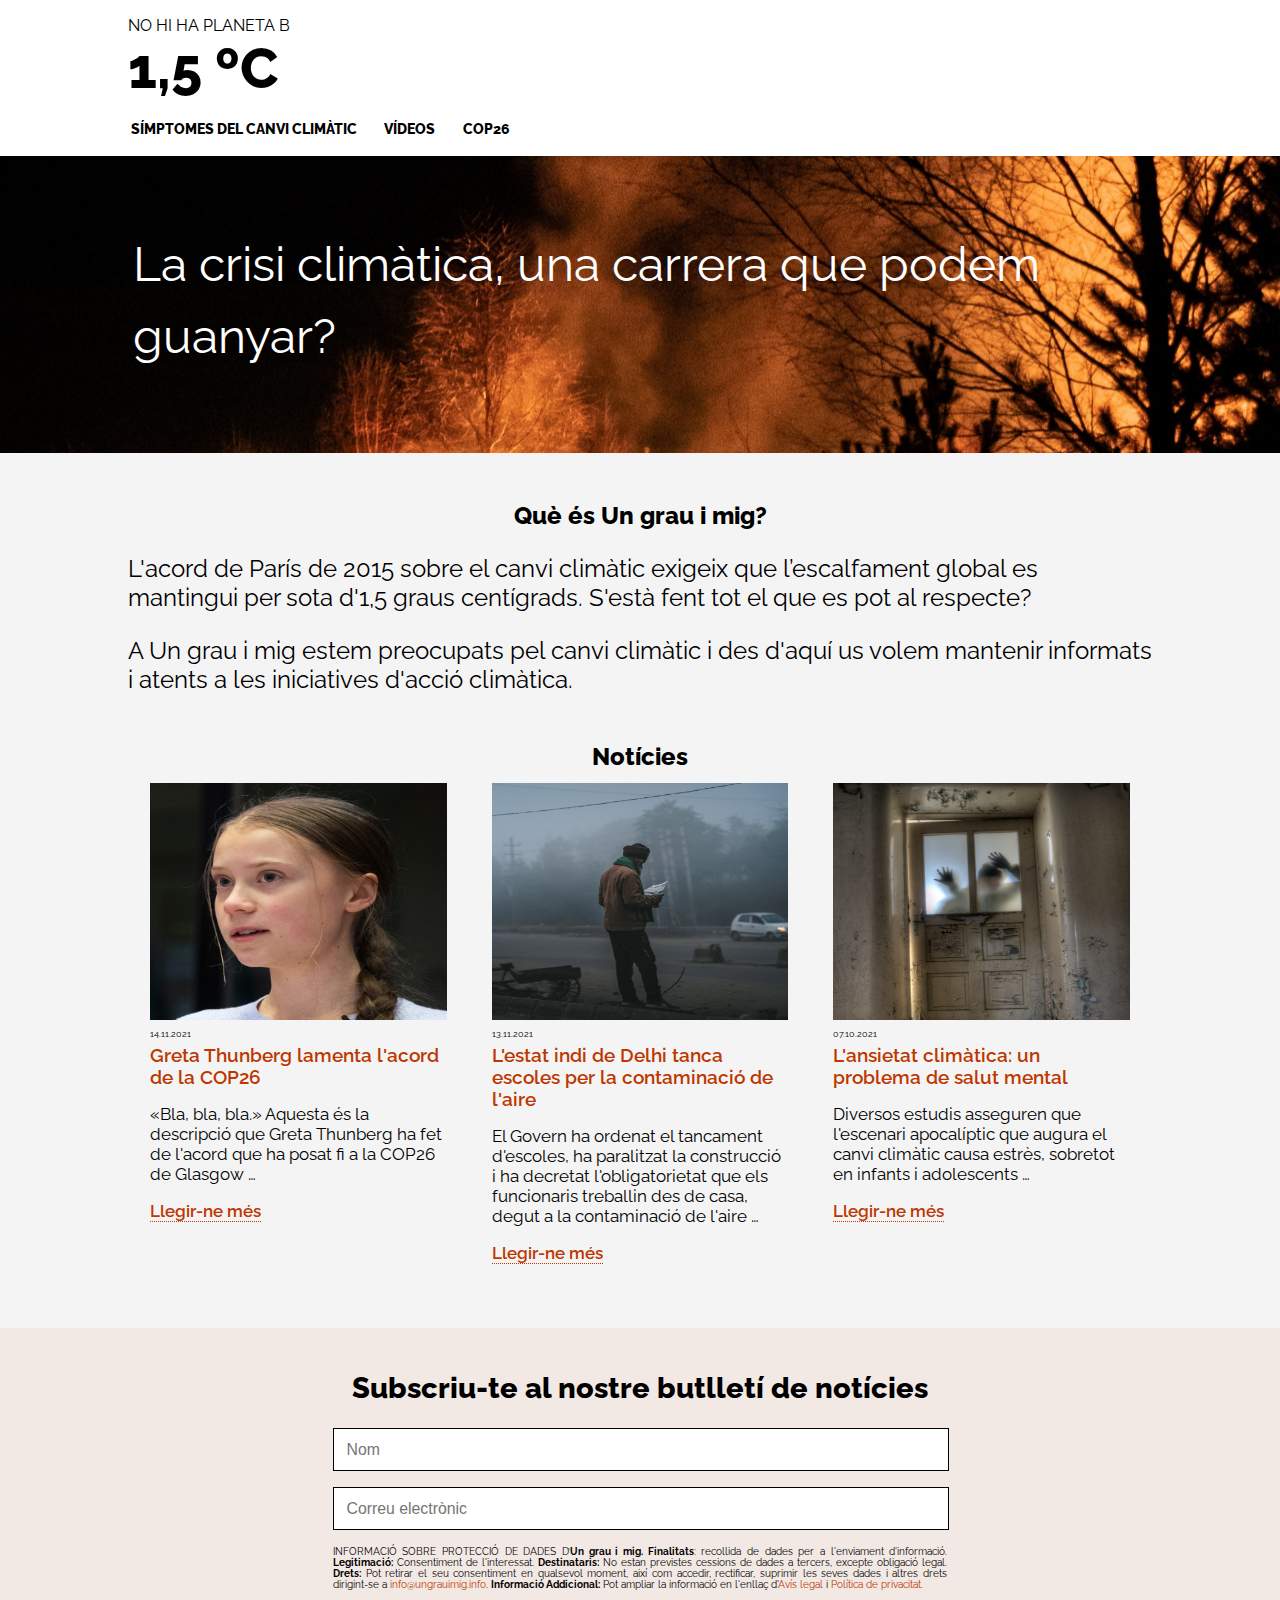
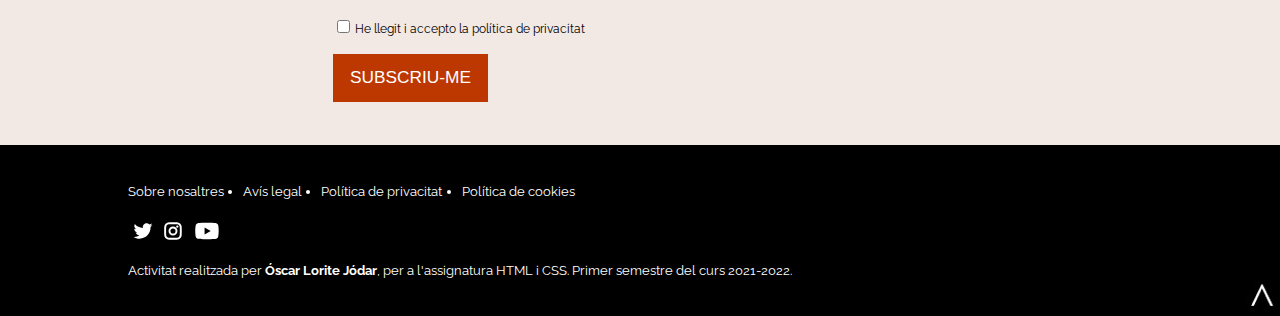
<file: index.html>
<!DOCTYPE html>
<html lang="ca">
    <head>
        <meta charset="utf-8">
        <title>Un grau i mig</title>

        <meta name="author" content="Óscar Lorite Jódar">
        <meta name="description" content="Primera activitat de la PAC3 de l'assignatura HTML i CSS">
        <meta name="keywords" content="pac3,html,css,unGrauIMig">

        <!-- Google Fonts-->
        <link rel="preconnect" href="https://fonts.googleapis.com">
        <link rel="preconnect" href="https://fonts.gstatic.com" crossorigin>
        <link href="https://fonts.googleapis.com/css2?family=Raleway:ital,wght@0,400;0,600;0,800;1,400&display=swap" rel="stylesheet">
        
        <link rel="stylesheet" href="css/estils.css">
    </head>
    <body>
        <div class="container" id="top">
            <header>
                <div class="headerContent">
                    <!-- CAPÇALERA: Falta el text de dalt-->
                    <h4>NO HI HA PLANETA B</h4>
                    <h2><a href="index.html" title="">1,5 ºC</a></h2>
                    
                </div>
            </header>
            <div class="navegacio"> <!-- He hagut de crear aquest div addicional perquè el menú de navegació sigui sticky-->
                <div class="headerContent">
                    <nav>
                        <ul>
                            <li><a href="simptomes.html" title="Enllaç a la pàgina 'Símptomes'">Símptomes del canvi climàtic</a></li>
                            <li><a href="videos.html" title="Enllaç a la pàgina 'Videos'">Vídeos</a></li>
                            <li><a href="cop26.html" title="Enllaç a la pàgina 'cop26.html'">COP26</a></li>
                        </ul>   
                    </nav>
                </div>
            </div>
            <main>  
                <section class="textPic">
                    <div class="c80">
                        <h3> La crisi climàtica, una carrera que podem guanyar?</h3>
                    </div>
                </section>

                <div class="c80">
                    <section>
                        <h3>Què és Un grau i mig?</h3>
                        <p>L'acord de París de 2015 sobre el canvi climàtic exigeix que l’escalfament global es mantingui per sota d'1,5 graus centígrads. S'està fent tot el que es pot al respecte?</p>
                        <p>A Un grau i mig estem preocupats pel canvi climàtic i des d'aquí us volem mantenir informats i atents a les iniciatives d'acció climàtica.</p>
                    </section>
                    <section>
                        <h3>Notícies</h3>
                        <div class="noticies">
                            <div class="card">  
                                <img src="./images/n-greta-thunberg.jpg" alt="Retrat de Greta"/>
                                <h5>14.11.2021</h5>
                                <h3><a href="" title="Enllaç a la notícia">Greta Thunberg lamenta l'acord de la COP26</a></h3>
                                <p><quote>Bla, bla, bla.</quote> Aquesta és la descripció que Greta Thunberg ha fet de l'acord que ha posat fi a la COP26 de Glasgow …</p>
                                <p><a href="" class="llegirMes" title="Enllaç a la notícia">Llegir-ne més</a></p>
                            </div>

                            <div class="card">  
                                <img src="./images/n-delhi.jpg" alt="Hombe llegitn un diari entre un núvol de contaminació"/>
                                <h5>13.11.2021</h5>
                                <h3><a href="" title="Enllaç a la notícia">L'estat indi de Delhi tanca escoles per la contaminació de l'aire </a></h3>
                                <p>El Govern ha ordenat el tancament d'escoles, ha paralitzat la construcció i ha decretat l'obligatorietat que els funcionaris treballin des de casa, degut a la contaminació de l'aire …</p>
                                <p><a href="" class="llegirMes" title="Enllaç a la notícia">Llegir-ne més</a></p>
                            </div>

                            <div class="card">  
                                <img src="./images/n-estres.jpg" alt="Imatge que aporta sensació d'estrés"/>
                                <h5>07.10.2021</h5>
                                <h3><a href="" title="Enllaç a la notícia">L'ansietat climàtica: un problema de salut mental </a></h3>
                                <p>Diversos estudis asseguren que l'escenari apocalíptic que augura el canvi climàtic causa estrès, sobretot en infants i adolescents …</p>
                                <p><a href="" class="llegirMes" title="Enllaç a la notícia">Llegir-ne més</a></p>
                            </div>
                        </div>
                    </section>
                </div>

                <section class="form">
                    <div class="c80">
                        <h3>Subscriu-te al nostre butlletí de notícies</h3>
                        <form>
                            <input type="text" placeholder="Nom"/>
                            <input type="email" placeholder="Correu electrònic" />
                            <p>INFORMACIÓ SOBRE PROTECCIÓ DE DADES D’<b>Un grau i mig. Finalitats</b>: recollida de dades per a l'enviament d'informació. <b>Legitimació:</b> Consentiment de l'interessat. <b>Destinataris:</b> No estan previstes cessions de dades a tercers, excepte obligació legal. <b>Drets:</b> Pot retirar el seu consentiment en qualsevol moment, així com accedir, rectificar, suprimir les seves dades i altres drets dirigint-se a <a href="mailto:info@ungrauimig.info" title="Enllaç per enviar un e-mail">info@ungrauimig.info</a>. <b>Informació Addicional:</b> Pot ampliar la informació en l'enllaç d'<a href="" title="Enllaç a avís legal">Avís legal</a> i <a href="" title="Enllaç a política de privacitat">Política de privacitat.</a></p>
                            
                            <input type="checkbox" id="politica" value="acceptPolicy"> <label for="politica">He llegit i accepto la política de privacitat</label>
                            
                            <button type="submit">SUBSCRIU-ME</button>
                        </form>
                    </div>
                </section>
            </main> 
            <footer class="mainFooter">
                <div class="footerContent">                
                    <!-- Menu termes generals-->
                    <ul class="footerSections">
                        <li><a href="" title="Vés a Sobre nosaltres">Sobre nosaltres</a></li>
                        <li><a href="" title="Vés a Avís legal">Avís legal</a></li>
                        <li><a href="" title="Vés a Política de privacitat">Política de privacitat</a></li>
                        <li><a href="" title="Vés a Política de cookies">Política de cookies</a></li>
                    </ul>
                    
                    <!-- Menú xarxes socils-->
                    <ul class="footerMedia">
                        <li><a href="" title="Vés a la pàgina de Twitter"><img src="./images/twitter.svg" alt=""/></a></li>
                        <li><a href="" title="Vés a la pàgina d'Instagram"><img src="./images/instagram.svg" alt=""/></a></li>
                        <li><a href="" title="Vés a la pàgina de YouTube"><img src="./images/youtube.svg" alt=""/></a></li>
                    </ul>
                    <!-- Footer autor-->
                    <p>Activitat realitzada per <b>Óscar Lorite Jódar</b>, per a l'assignatura HTML i CSS. Primer semestre del curs 2021-2022.</p>
                </div>  
                <!-- pageUp-->
                <a href="#top" class="pageUp"><img src="./images/pageUp.jpg" alt="Icona per pujar al començament de la pàgina"/></a>
            </footer>
        </div>
    </body>
    </html>
</file>
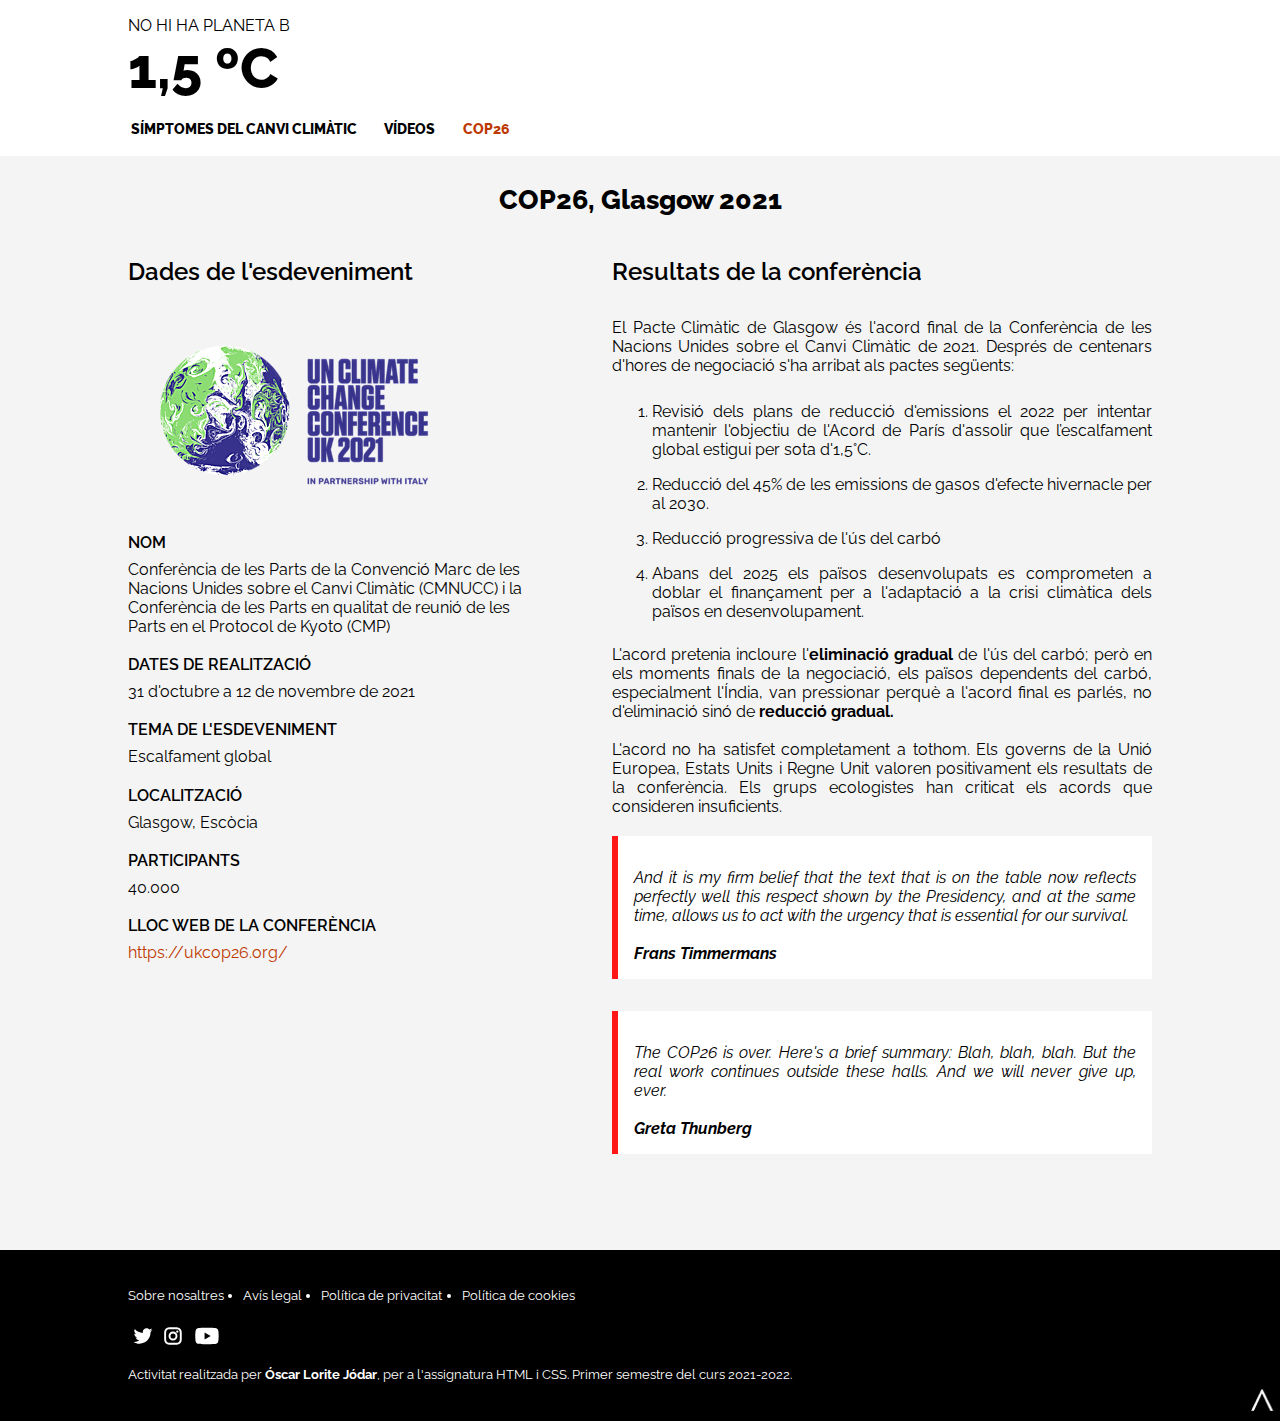
<file: cop26.html>
<!DOCTYPE html>
<html lang="ca">
    <head>
        <meta charset="utf-8">
        <title>COP26</title>

        <meta name="author" content="Óscar Lorite Jódar">
        <meta name="description" content="Segona activitat de la PAC3 de l'assignatura HTML i CSS">
        <meta name="keywords" content="pac3,html,css,unGrauIMig,videos">

        <!-- Google Fonts-->
        <link rel="preconnect" href="https://fonts.googleapis.com">
        <link rel="preconnect" href="https://fonts.gstatic.com" crossorigin>
        <link href="https://fonts.googleapis.com/css2?family=Raleway:ital,wght@0,400;0,600;0,800;1,400&display=swap" rel="stylesheet">
        
        <link rel="stylesheet" href="css/estils.css">
    </head>
    <body>
        <div class="container" id="top">
            <header>
                <div class="headerContent">
                    <!-- CAPÇALERA: Falta el text de dalt-->
                    <h4>NO HI HA PLANETA B</h4>
                    <h2><a href="index.html" title="">1,5 ºC</a></h2>
                    
                </div>
            </header>
            <div class="navegacio"> <!-- He hagut de crear aquest div addicional perquè el menú de navegació sigui sticky-->
                <div class="headerContent">
                    <nav>
                        <ul>
                            <li><a href="simptomes.html" title="Enllaç a la pàgina 'Símptomes'">Símptomes del canvi climàtic</a></li>
                            <li><a href="videos.html" title="Enllaç a la pàgina 'Videos'">Vídeos</a></li>
                            <li><a href="cop26.html" class="selected" title="Enllaç a la pàgina 'cop26.html'">COP26</a></li>
                        </ul>   
                    </nav>
                </div>
            </div>
            <main>  
                <div class="c80"> 
                    <h3> COP26, Glasgow 2021</h3>
                    <div class="flexCOP26">
                        <section>
                            <h4>Dades de l'esdeveniment</h4>
                            <img src="./images/COP26_Logo.png" alt="Logotip de la cimera del clima COP26"/>
                            <dl>
                                <dt>Nom</dt>
                                <dd>Conferència de les Parts de la Convenció Marc de les Nacions Unides sobre el Canvi Climàtic (CMNUCC) i la Conferència de les Parts en qualitat de reunió de les Parts en el Protocol de Kyoto (CMP)</dd>
                                <dt>Dates de realització</dt>
                                <dd>31 d'octubre a 12 de novembre de 2021</dd>
                                <dt>Tema de l'esdeveniment</dt>
                                <dd>Escalfament global</dd>
                                <dt>Localització</dt>
                                <dd>Glasgow, Escòcia</dd>
                                <dt>Participants</dt>
                                <dd>40.000</dd>
                                <dt>Lloc web de la Conferència</dt>
                                <dd><a href="https://ukcop26.org/ " title="Enllaç a la pàgina oficial de la COP26">https://ukcop26.org/</a></dd>
                              </dl>
                        </section>

                        <section class="justify">
                            <h4>Resultats de la conferència</h4>
                            <p>El Pacte Climàtic de Glasgow és l'acord final de la Conferència de les Nacions Unides sobre el Canvi Climàtic de 2021. Després de centenars d'hores de negociació s'ha arribat als pactes següents:</p>

                            <ol>
                                <li>Revisió dels plans de reducció d'emissions el 2022 per intentar mantenir l'objectiu de l'Acord de París d'assolir que l’escalfament global estigui per sota d'1,5°C.</li>
                                <li>Reducció del 45% de les emissions de gasos d'efecte hivernacle per al 2030.</li>
                                <li>Reducció progressiva de l'ús del carbó</li>
                                <li>Abans del 2025 els països desenvolupats es comprometen a doblar el finançament per a l'adaptació a la crisi climàtica dels països en desenvolupament.</li>
                            </ol>

                            <p>L'acord pretenia incloure l'<b>eliminació gradual</b> de l'ús del carbó; però en els moments finals de la negociació, els països dependents del carbó, especialment l'Índia, van pressionar perquè a l'acord final es parlés, no d'eliminació sinó de <b>reducció gradual.</b></p>
                            <p>L'acord no ha satisfet completament a tothom. Els governs de la Unió Europea, Estats Units i Regne Unit valoren positivament els resultats de la conferència. Els grups ecologistes han criticat els acords que consideren insuficients.</p>
                            
                            <blockquote>
                                <p>And it is my firm belief that the text that is on the table now reflects perfectly well this respect shown by the Presidency, and at the same time, allows us to act with the urgency that is essential for our survival.</p>
                                <cite>Frans Timmermans</cite>
                            </blockquote>

                            <blockquote>
                                <p>The COP26 is over. Here's a brief summary: Blah, blah, blah. But the real work continues outside these halls. And we will never give up, ever.</p>
                                <cite>Greta Thunberg</cite>
                            </blockquote>
                        </section>
                    </div>
                </div>
            </main> 
            <footer class="mainFooter">
                <div class="footerContent">                
                    <!-- Menu termes generals-->
                    <ul class="footerSections">
                        <li><a href="" title="Vés a Sobre nosaltres">Sobre nosaltres</a></li>
                        <li><a href="" title="Vés a Avís legal">Avís legal</a></li>
                        <li><a href="" title="Vés a Política de privacitat">Política de privacitat</a></li>
                        <li><a href="" title="Vés a Política de cookies">Política de cookies</a></li>
                    </ul>
                    
                    <!-- Menú xarxes socils-->
                    <ul class="footerMedia">
                        <li><a href="" title="Vés a la pàgina de Twitter"><img src="./images/twitter.svg" alt=""/></a></li>
                        <li><a href="" title="Vés a la pàgina d'Instagram"><img src="./images/instagram.svg" alt=""/></a></li>
                        <li><a href="" title="Vés a la pàgina de YouTube"><img src="./images/youtube.svg" alt=""/></a></li>
                    </ul>
                    <!-- Footer autor-->
                    <p>Activitat realitzada per <b>Óscar Lorite Jódar</b>, per a l'assignatura HTML i CSS. Primer semestre del curs 2021-2022.</p>
                </div>  
                <!-- pageUp-->
                <a href="#top" class="pageUp"><img src="./images/pageUp.jpg" alt="Icona per pujar al començament de la pàgina"/></a>
            </footer>
        </div>
    </body>
    </html>
</file>
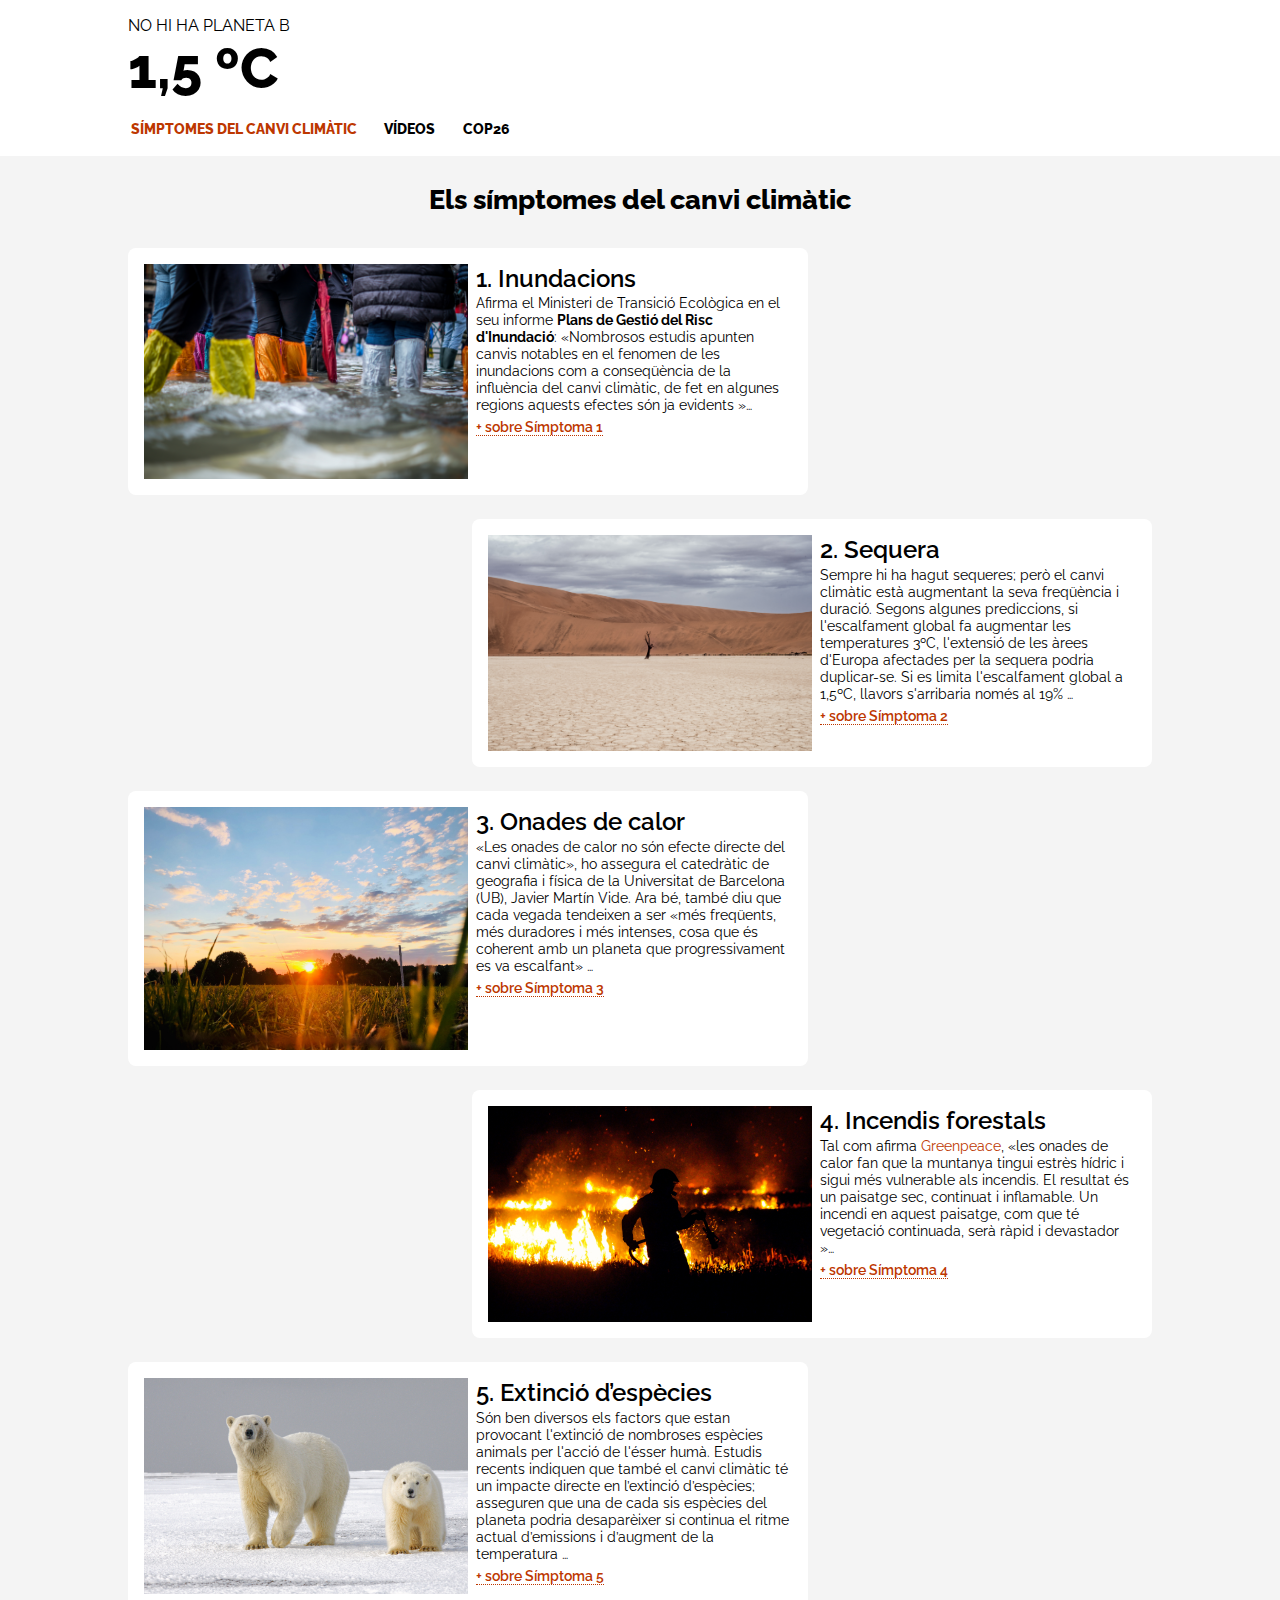
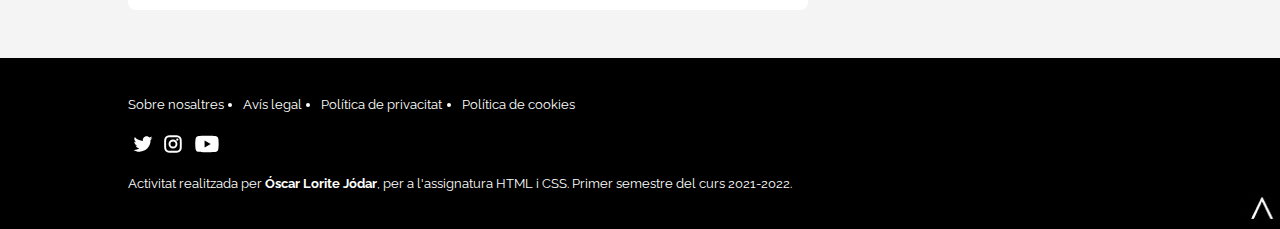
<file: simptomes.html>
<!DOCTYPE html>
<html lang="ca">
    <head>
        <meta charset="utf-8">
        <title>Símptomes</title>

        <meta name="author" content="Óscar Lorite Jódar">
        <meta name="description" content="Quarta activitat de la PAC3 de l'assignatura HTML i CSS">
        <meta name="keywords" content="pac3,html,css,unGrauIMig,simptomes">

        <!-- Google Fonts-->
        <link rel="preconnect" href="https://fonts.googleapis.com">
        <link rel="preconnect" href="https://fonts.gstatic.com" crossorigin>
        <link href="https://fonts.googleapis.com/css2?family=Raleway:ital,wght@0,400;0,600;0,800;1,400&display=swap" rel="stylesheet">
        
        <link rel="stylesheet" href="css/estils.css">
    </head>
    <body>
        <div class="container" id="top">
            <header>
                <div class="headerContent">
                    <!-- CAPÇALERA: Falta el text de dalt-->
                    <h4>NO HI HA PLANETA B</h4>
                    <h2><a href="index.html" title="">1,5 ºC</a></h2>
                    
                </div>
            </header>
            <div class="navegacio"> <!-- He hagut de crear aquest div addicional perquè el menú de navegació sigui sticky-->
                <div class="headerContent">
                    <nav>
                        <ul>
                            <li><a href="simptomes.html" class="selected" title="Enllaç a la pàgina 'Símptomes'">Símptomes del canvi climàtic</a></li>
                            <li><a href="videos.html" title="Enllaç a la pàgina 'Videos'">Vídeos</a></li>
                            <li><a href="cop26.html" title="Enllaç a la pàgina 'cop26.html'">COP26</a></li>
                        </ul>   
                    </nav>
                </div>
            </div>
            <main> 
                <div class="c80">
                    <h3> Els símptomes del canvi climàtic</h3>
                    
                    <div class="gridSimptomes">
                        <div class="cardSimptoma cardSimptomaEsquerra">
                            <div class="flexSimptoma">
                                <img src="./images/symptom-01.jpg" alt="img" />
                                <div class="cardSimptomaText">
                                    <h4>1. Inundacions</h4>
                                    <p>Afirma el Ministeri de Transició Ecològica en el seu informe <b>Plans de Gestió del Risc d'Inundació</b>: <q>Nombrosos estudis apunten canvis notables en el fenomen de les inundacions com a conseqüència de la influència del canvi climàtic, de fet en algunes regions aquests efectes són ja evidents </q>…</p>
                                    <span><a href="" class="llegirMes" title="Enllaç al simptoma 1">+ sobre Símptoma 1</a></span>
                                </div>
                            </div>
                        </div>

                        <div class="cardSimptoma cardSimptomaDret">
                            <div class="flexSimptoma">
                                <img src="./images/symptom-02.jpg" alt="img" />
                                <div class="cardSimptomaText">
                                    <h4>2. Sequera</h4>
                                    <p>Sempre hi ha hagut sequeres; però el canvi climàtic està augmentant la seva freqüència i duració. Segons algunes prediccions, si l'escalfament global fa augmentar les temperatures 3ºC, l'extensió de les àrees d'Europa afectades per la sequera podria duplicar-se. Si es limita l'escalfament global a 1,5ºC, llavors s'arribaria només al 19% …</p>
                                    <span><a href="" class="llegirMes" title="Enllaç al simptoma 2">+ sobre Símptoma 2</a></span>
                                </div>
                            </div> 
                        </div>

                        <div class="cardSimptoma cardSimptomaEsquerra">
                            <div class="flexSimptoma">
                                <img src="./images/symptom-03.jpg" alt="img" />
                                <div class="cardSimptomaText">
                                    <h4>3. Onades de calor</h4>
                                    <p><q>Les onades de calor no són efecte directe del canvi climàtic</q>, ho assegura el catedràtic de geografia i física de la Universitat de Barcelona (UB), Javier Martín Vide. Ara bé, també diu que cada vegada tendeixen a ser <q>més freqüents, més duradores i més intenses, cosa que és coherent amb un planeta que progressivament es va escalfant</q> …</p>
                                    <span><a href="" class="llegirMes" title="Enllaç al simptoma 3">+ sobre Símptoma 3</a></span>
                                </div>
                            </div>
                        </div>

                        <div class="cardSimptoma cardSimptomaDret">
                            <div class="flexSimptoma">
                                <img src="./images/symptom-04.jpg" alt="img" />
                                <div class="cardSimptomaText">
                                    <h4>4. Incendis forestals</h4>
                                    <p>Tal com afirma <a href=" https://es.greenpeace.org/" title="Enllaç a la web ofical de greenpeace">Greenpeace</a>, <q>les onades de calor fan que la muntanya tingui estrès hídric i sigui més vulnerable als incendis. El resultat és un paisatge sec, continuat i inflamable. Un incendi en aquest paisatge, com que té vegetació continuada, serà ràpid i devastador </q>…</p>
                                    <span><a href="" class="llegirMes" title="Enllaç al simptoma 4">+ sobre Símptoma 4</a></span>
                                </div>
                            </div>
                        </div>

                        <div class="cardSimptoma cardSimptomaEsquerra">
                            <div class="flexSimptoma">
                                <img src="./images/symptom-05.jpg" alt="img" />
                                <div class="cardSimptomaText">
                                    <h4>5. Extinció d’espècies</h4>
                                    <p>Són ben diversos els factors que estan provocant l'extinció de nombroses espècies animals per l'acció de l'ésser humà. Estudis recents indiquen que també el canvi climàtic té un impacte directe en l’extinció d’espècies; asseguren que una de cada sis espècies del planeta podria desaparèixer si continua el ritme actual d’emissions i d’augment de la temperatura …</p>
                                    <span><a href="" class="llegirMes" title="Enllaç al simptoma 5">+ sobre Símptoma 5</a></span>
                                </div>
                            </div>
                        </div>

                    </div>
                </div>
            </main> 
            <footer class="mainFooter">
                <div class="footerContent">                
                    <!-- Menu termes generals-->
                    <ul class="footerSections">
                        <li><a href="" title="Vés a Sobre nosaltres">Sobre nosaltres</a></li>
                        <li><a href="" title="Vés a Avís legal">Avís legal</a></li>
                        <li><a href="" title="Vés a Política de privacitat">Política de privacitat</a></li>
                        <li><a href="" title="Vés a Política de cookies">Política de cookies</a></li>
                    </ul>
                    
                    <!-- Menú xarxes socils-->
                    <ul class="footerMedia">
                        <li><a href="" title="Vés a la pàgina de Twitter"><img src="./images/twitter.svg" alt=""/></a></li>
                        <li><a href="" title="Vés a la pàgina d'Instagram"><img src="./images/instagram.svg" alt=""/></a></li>
                        <li><a href="" title="Vés a la pàgina de YouTube"><img src="./images/youtube.svg" alt=""/></a></li>
                    </ul>
                    <!-- Footer autor-->
                    <p>Activitat realitzada per <b>Óscar Lorite Jódar</b>, per a l'assignatura HTML i CSS. Primer semestre del curs 2021-2022.</p>
                </div>  
                <!-- pageUp-->
                <a href="#top" class="pageUp"><img src="./images/pageUp.jpg" alt="Icona per pujar al començament de la pàgina"/></a>
            </footer>
        </div>
    </body>
    </html>
</file>
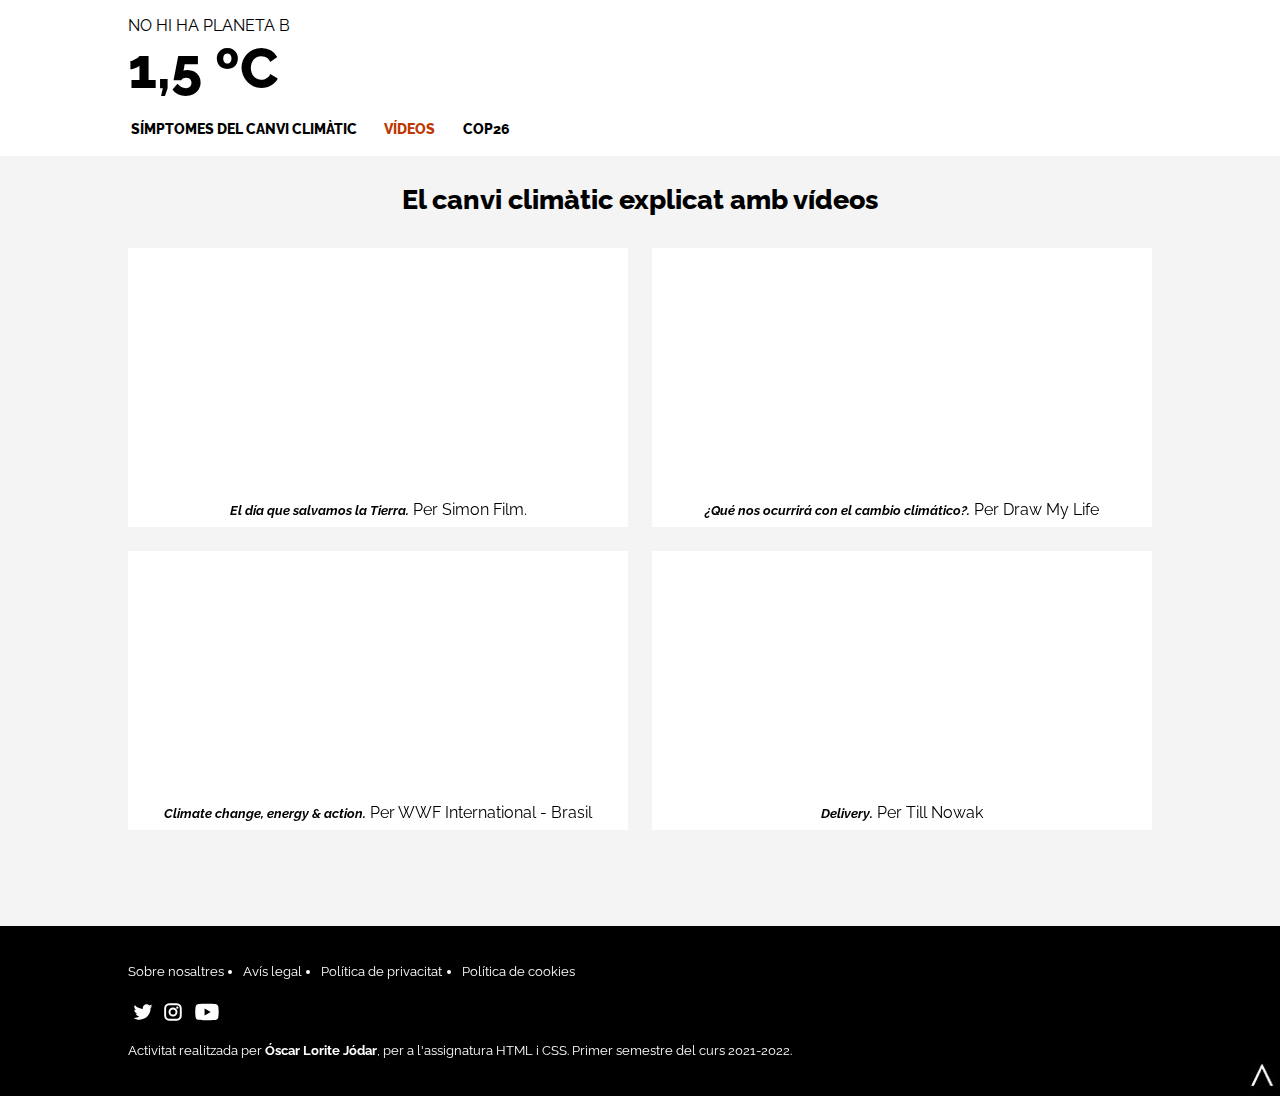
<file: videos.html>
<!DOCTYPE html>
<html lang="ca">
    <head>
        <meta charset="utf-8">
        <title>Videos</title>

        <meta name="author" content="Óscar Lorite Jódar">
        <meta name="description" content="Segona activitat de la PAC3 de l'assignatura HTML i CSS">
        <meta name="keywords" content="pac3,html,css,unGrauIMig,videos">

        <!-- Google Fonts-->
        <link rel="preconnect" href="https://fonts.googleapis.com">
        <link rel="preconnect" href="https://fonts.gstatic.com" crossorigin>
        <link href="https://fonts.googleapis.com/css2?family=Raleway:ital,wght@0,400;0,600;0,800;1,400&display=swap" rel="stylesheet">
        
        <link rel="stylesheet" href="css/estils.css">
    </head>
    <body>
        <div class="container" id="top">
            <header>
                <div class="headerContent">
                    <!-- CAPÇALERA: Falta el text de dalt-->
                    <h4>NO HI HA PLANETA B</h4>
                    <h2><a href="index.html" title="">1,5 ºC</a></h2>
                    
                </div>
            </header>
            <div class="navegacio"> <!-- He hagut de crear aquest div addicional perquè el menú de navegació sigui sticky-->
                <div class="headerContent">
                    <nav>
                        <ul>
                            <li><a href="simptomes.html" title="Enllaç a la pàgina 'Símptomes'">Símptomes del canvi climàtic</a></li>
                            <li><a href="videos.html" class="selected"  title="Enllaç a la pàgina 'Videos'">Vídeos</a></li>
                            <li><a href="cop26.html" title="Enllaç a la pàgina 'cop26.html'">COP26</a></li>
                        </ul>   
                    </nav>
                </div>
            </div>
            <main> 
                <div class="c80">
                    <h3> El canvi climàtic explicat amb vídeos</h3>
                    <div class="gridVideos">
                        <div class="cardVideo">
                            <figure>
                                <iframe src="https://www.youtube.com/embed/d_UCBNdPvCw" title="YouTube video player" allow="accelerometer; autoplay; clipboard-write; encrypted-media; gyroscope; picture-in-picture" allowfullscreen></iframe>
                                <figcaption><q>El día que salvamos la Tierra.</q> Per Simon Film.</figcaption>
                            </figure>
                        </div>

                        <div class="cardVideo">
                            <figure>
                                <iframe src="https://www.youtube.com/embed/L9bgqLQ7OZc" title="YouTube video player" allow="accelerometer; autoplay; clipboard-write; encrypted-media; gyroscope; picture-in-picture" allowfullscreen></iframe>
                                <figcaption><q>¿Qué nos ocurrirá con el cambio climático?.</q> Per Draw My Life</figcaption>
                            </figure>
                        </div>

                        <div class="cardVideo">
                            <figure>
                                <iframe src="https://www.youtube.com/embed/_s9dxc_jVlY" title="YouTube video player" allow="accelerometer; autoplay; clipboard-write; encrypted-media; gyroscope; picture-in-picture" allowfullscreen></iframe>
                                <figcaption><q>Climate change, energy & action.</q> Per WWF International - Brasil</figcaption>
                            </figure>
                        </div>

                        <div class="cardVideo">
                            <figure >
                                <iframe src="https://www.youtube.com/embed/2NZ62wQ_B6U" title="YouTube video player" allow="accelerometer; autoplay; clipboard-write; encrypted-media; gyroscope; picture-in-picture" allowfullscreen></iframe>
                                <figcaption><q>Delivery.</q> Per Till Nowak</figcaption>
                            </figure>
                        </div>
                    </div>
                </div>
            </main> 
            <footer class="mainFooter">
                <div class="footerContent">                
                    <!-- Menu termes generals-->
                    <ul class="footerSections">
                        <li><a href="" title="Vés a Sobre nosaltres">Sobre nosaltres</a></li>
                        <li><a href="" title="Vés a Avís legal">Avís legal</a></li>
                        <li><a href="" title="Vés a Política de privacitat">Política de privacitat</a></li>
                        <li><a href="" title="Vés a Política de cookies">Política de cookies</a></li>
                    </ul>
                    
                    <!-- Menú xarxes socils-->
                    <ul class="footerMedia">
                        <li><a href="" title="Vés a la pàgina de Twitter"><img src="./images/twitter.svg" alt=""/></a></li>
                        <li><a href="" title="Vés a la pàgina d'Instagram"><img src="./images/instagram.svg" alt=""/></a></li>
                        <li><a href="" title="Vés a la pàgina de YouTube"><img src="./images/youtube.svg" alt=""/></a></li>
                    </ul>
                    <!-- Footer autor-->
                    <p>Activitat realitzada per <b>Óscar Lorite Jódar</b>, per a l'assignatura HTML i CSS. Primer semestre del curs 2021-2022.</p>
                </div>  
                <!-- pageUp-->
                <a href="#top" class="pageUp"><img src="./images/pageUp.jpg" alt="Icona per pujar al començament de la pàgina"/></a>
            </footer>
        </div>
    </body>
    </html>
</file>
<file: css/estils.css>
/** 
    ******************
        PAC 3
    ******************
    Document d'estils en cascada 
    --------
    UOC - HTML i CSS
    Curs 2021-22
    -------
    @author Óscar Lorite Jódar
**/


/*      VARIABLES GLOBALS       */
:root{
    --text-negre: rgb(0,0,0);
    --text-blanc: rgb(255,255,255);
    --color-contrast: rgb(189,55,0);
    --fons-contingutPrincipal: rgb(244,244,244);
    --fons-formulariBulleti: rgb(242,232,228);

}

body{
    font-family: 'Raleway', sans-serif;
    margin: 0;
    background-color: #F4F4F4;
}


/* Canviem els símbols de quotes "" per << >> */
quote {
    quotes: "«" "»";
  }
  quote:before { content: open-quote; }
  quote:after  { content: close-quote; }

/* Fem mels canvis de les "" per res */
q {
    quotes: "" "";
  }
  q:before { content: open-quote; }
  q:after  { content: close-quote; }

  .cardSimptomaText q {
    quotes: "«" "»";
  }
  .cardSimptomaText q:before { content: open-quote; }
  .cardSimptomaText q:after  { content: close-quote; }

/** HEADER **/
.headerContent{
    padding-top: 3em;
}
.headerContent > h4{
    font-weight: normal;
    font-size: 1.5em;
    text-align: center;
}
.headerContent h2{
    font-weight:800;
    font-size: 7.5em;
    margin-top: 0;
    margin-bottom: 0.2em;
    text-align: center;
}
.headerContent h2 a{
    color: black;
    text-decoration: none;
}
/*      MENU NAVEGACIÓ PRINCIPAL        */
nav{
    padding-bottom: 2em;
}

nav ul{
    display: flex;
    flex-direction: column;
    align-items: center;
    list-style-type: none;
    padding:0px;
}

nav ul li{
    text-transform: uppercase;
    font-weight: 800;
    font-size: 2em;
    padding: 0.2em;
}

nav ul li a{
    color: var(--text-negre);
    text-decoration: none;
}

nav ul li a:hover{
    color: rgba(0,0,0,0.5);
    text-decoration: none;
}

.selected{
    color: var(--color-contrast) !important;
}


/*      ENLLAÇOS        */
 a{
    color: var(--color-contrast);
    text-decoration: none;
}
a:hover{
    color: var(--text-negre);
    text-decoration: underline;
}

a.llegirMes{
    font-weight: 600;
    color: var(--color-contrast);
    text-decoration: none;
    border-bottom: 1px dotted;
}

a.llegirMes:hover{
    color: var(--text-negre);
}

/* index.html */
.textPic{
    background-image: url(../images/bg-hero-home.jpg);
    background-position: center;
    background-repeat: no-repeat;
    background-size: cover;
}

.textPic .c80 h3{
    color: white;
    font-size: 5.5em;
    font-weight: normal;
    margin:0;
    padding-top: 1.5em;
    padding-bottom: 1.7em;
    padding-left: 0.1em;
    padding-right: 0.5em;
    text-align: left;
}

section{
    padding: 2.7em;
    margin-bottom: 0.8em;
}

section p{
    font-size: 1.5em;
}
section h3{
    font-size: 2.5em;
    font-weight: 800;
    text-align: center;
    margin: 0.5em;
}

.c80 > h3{
    font-size: 2.5em;
    font-weight: 800;
    text-align: center;
    margin: 0.5em;
    margin-top: 3em;
}


.noticies{
    display: flex;
    flex-direction: column;
    align-content: center;
    align-items: center;

    padding-top: 0.5em;
}

.card{
    width: 100%;
    margin-bottom: 3em;
}

.card img{
    width: 100%;
}

.card h3{
    text-align: left;
    font-weight: 600;
    margin: 0;
}

.card h3 a{
    color: var(--color-contrast);
    text-decoration: none;

}

.card h3 a:hover{
    color: var(--text-negre);
    text-decoration: none;
}

.card h5{
    font-weight: normal;
}
.form{
    background-color: var(--fons-formulariBulleti);
    margin-bottom: 0;
    padding-bottom: 8em;
    font-size: 0.9em;
}

.form h3{
    margin: 0;
    padding-bottom: 1em;
}

.form input[type=text], input[type="email"]{
    display: block;
    width:calc(100% - 1.6em);
    height: 1.1em;
    margin-bottom: 1em;
    font-size: 3em;
    padding: 0.8em;
    border: 1px solid #000000;
}
.form input[type=checkbox]{
    transform: scale(2);
    margin-right: 1em;
    margin-top: 6em;
}

.form label{
    font-size: 2em;
    margin: 1em 0 1em 0em;
}

.form button{
    margin-top: 1em;
    padding: 1em 2em 1em 2em;
    font-size: 2.5em;
    border: 0;
    background-color: var(--color-contrast);
    color:var(--text-blanc);
    display: block;
}

.form button:hover{
    background-color: var(--text-negre);
    color:var(--text-blanc);
}



/* videos.html */
.gridVideos{
    display: grid;
    grid-template-columns: 1fr;
    grid-auto-rows: auto;
    gap:3.5em;
    margin: 2.7em 2.7em 10em 2.7em;
}

.cardVideo{
    background-color: #FFFFFF;
}

.cardVideo figure{
    margin:0px;
    padding:0px;
    text-align: center;
}

.cardVideo iframe{
    min-width: 100%;
    min-height: 30em;
    border:0;
}

.cardVideo figure figcaption{
    padding: 2em 3em 2em 3em;
}
.cardVideo figure figcaption q{
    font-weight: bold;
    font-style: italic;
    font-size: 0.9em;
}

/* cop26.html */
.flexCOP26{
    display: flex;
    flex-direction: column;
    flex: 100%;
    gap: 1em;
    margin: 2.7em 2.7em 10em 2.7em;

}

.flexCOP26 section{
    padding: 0em;
    margin-bottom: 0em;
}

.flexCOP26 img{
    margin-left: 2em;
    min-width: 75%;
}

.flexCOP26 section h4{
    font-size: 1.8em;
    font-weight: 600;
}
.flexCOP26 section dt{
    text-transform: uppercase;
    margin-top: 0px;
    margin-bottom: 0px;
    font-size: 1.1em;
    font-weight: 600;
}

.flexCOP26 section dd{
    margin-top: 0.5em;
    margin-bottom: 2em;
    margin-left: 0;
}

.flexCOP26 section ol{
    margin-left: 1.5em;
}
.flexCOP26 section ol li{
    font-size: 1.5em;
    padding: 1em 0em 1em 0em;
}

blockquote{
    font-style:italic;
    background-color: #FFFFFF;
    border-left: 6px solid #ff1616;
    margin: 0 0 3em 0;
    padding: 2em;
    display: block;
}
blockquote cite{
    font-weight: bold;
    font-style: italic;
    display: block;
    margin: 0.6em 0.5em 0em 0em;
}


/* simpotmes.html */
.gridSimptomes{
    display: grid;
    grid-template-columns: 1fr;
    gap: 2em;
    margin-bottom: 3em;
}

.cardSimptoma{
    margin:0 2.47em 0 2.47em;
    padding:3em 2em 2em 2em;
    background-color: #FFFFFF;
    border-radius: 8px;
}
.cardSimptoma img{
    width:100%;
    max-height: 100%;
}

.cardSimptomaText h4{
    font-size: 1.5em;
    font-weight: 600;
    margin-top: 0.5em;
    margin-bottom:0.5em;
}

.cardSimptomaText p{
    font-size: 0.9em;
}
.cardSimptomaText span{
    font-size: 0.9em;
}
/** DISTRIBUCIÓ CONTINGUTS ***/
.container{
    display: grid;
    grid-template-columns: 1fr;
    gap: 0px;
}

header{
    grid-column: 1/1;
    grid-row: 1;
    background-color: white;
    color:black;
}
.navegacio{
    grid-column: 1/1;
    grid-row:2;
    background-color: white;
    color:black;

    position: sticky;
    top:0;
}
.navegacio .headerContent{
    padding: 0;
}
main{
    grid-column: 1/1;
    grid-row: 3;

}
footer{
    grid-column: 1/1;
    grid-row: 4;
    background-color:black;
    color:white;
}

.footerContent{
    text-align: center;
    line-height: 1.6;
}

.footerSections{
    display: flex;
    flex-direction: column;
    list-style-type: none;
    font-size: 2.5em;
    line-height: 1.3;
    margin-top: 3em;
}

.footerMedia{
    display: flex;
    flex-direction: row;
    list-style-type: none;
    align-items: center;
    justify-content: center;
    padding: 2em 0 2em 0;
}

.footerMedia img{
    transform: scale(2.5);
    padding: 2em; 
}

.footerContent p{
    font-size: 1.8em;
    padding: 0 2em 0 2em;
}

/*      PEU DE PÀGINA       */
.footerContent a{
    color: var(--text-blanc);
    text-decoration: none;
}
.footerContent a:hover{
    color: var(--color-contrast)
}

.footerContent .footerMedia a:hover{
    opacity:0.7;
}

.pageUp{
    float: right;
}



/** Mobile First --> @media contindrà la distribució pel DESKTOP**/ 
@media (min-width: 992px){
    body{
        font-size: 16px;
    }
    .headerContent, .c80, .footerContent{
        width:80%;
        margin-left: auto;
        margin-right: auto;
    }

    .headerContent{
        padding-top: 1em;
    }
    .headerContent > h4{
        text-align: left;
        font-size: 1em;
        margin: 0;
    }
    .headerContent h2{
        text-align: left;
        font-size: 3.5em;
        margin-bottom:0;
    }

    nav{
        padding-bottom:0px;
    }
    nav ul{
        flex-direction: row;
        justify-content: flex-start;
    }

    nav ul li{
        text-transform: uppercase;
        font-weight: 800;
        font-size: 0.9em;
        padding: 0.2em;
        margin-right: 1.5em;
    }

    /* index.html */
    .textPic .c80 h3{
        font-size: 3em;
        line-height: 1.5;
    }

    section{
        padding:0;
        margin-bottom: 3em;
    }
    section h3{
        font-size: 1.5em;
        font-weight: 800;
        text-align: center;
        margin: 0.5em;

    }

    .c80 > h3{
        font-size: 1.7em;
        margin-bottom: 1.2em;
        margin-top: 1em;
    }
    
    .noticies{
        flex-direction: row;
        align-items: flex-start;
        width: 100%;
        padding: 0px;
    }
    .card{
        margin: 0em 2em 0em 2em;
        font-size: 0.7em;
    }
    .card img{
        max-width: 100%;
        max-height: 100%;
        height: 237px;
        object-fit: fill;
    }
    .card h5{
        margin:0.5em 0 0.5em 0;
    }
    .card h3{
        font-size: 1.7em;
    }

    .form{
        padding-bottom: 3em;
    }
    .form form{
        width: 60%;
        margin-left: auto;
        margin-right: auto;
    }
    .form p{
        font-size: 0.7em;
        text-align: justify;
    }
    .form h3{
        margin: 0;
        padding-top: 1.5em;
        padding-bottom: 0.8em;;
        font-size: 2em;
    }

    .form input[type=text], input[type="email"]{
        display: block;
        width:calc(100% - 1.6em);
        height: 1em;
        margin-bottom: 1em;
        font-size: 1.1em;
        padding: 0.8em;
        border: 1px solid #000000;
    }
    .form input[type=checkbox]{
        transform: scale(1  );
        margin-right: 0.1em;
        margin-top: 1.5em;
    }
    
    .form label{
        font-size: 0.8em;
    }
    
    .form button{
        margin-top: 1em;
        padding: 0.8em 1em 0.8em 1em;
        font-size: 1.2em;
        border: 0;
    }

    /* videos.html */
    .gridVideos{
        display: grid;
        grid-template-columns: 1fr 1fr;
        gap:1.5em;
        margin: 0em 0em 6em 0em;
    }

    .cardVideo{
        background-color: #FFFFFF;
    }

    .cardVideo figure{
        margin:0px;
        padding:0px;
        text-align: center;
    }

    .cardVideo iframe{
        min-width: 100%;
        min-height: 15em;
    }
    .cardVideo figure figcaption{
        padding: 0.5em 1.5em 0.5em 1.5em;
    }
    .cardVideo figure figcaption q{
        font-weight: bold;
        font-style: italic;
        font-size: 0.8em;
    }

    /* cop26.html */
    .flexCOP26{
        display: flex;
        flex-direction: row;
        flex: 100%;
        gap: 4em;
        margin: 0em 0em 4em 0em;
    
    }
    
    .flexCOP26 img{
        margin-left: 1em;
        min-width: 70%;
    }
    
    .flexCOP26 section.justify{
        text-align: justify;
    }
    .flexCOP26 section h4{
        font-size: 1.5em;
        font-weight: 600;
        margin-top:0.4em;
    }
    .flexCOP26 section dt{
        font-size: 1em;
    }
    
    .flexCOP26 section dd, .flexCOP26 section p{
        margin-bottom: 1.2em;
        font-size: 1em;
    }
    
    .flexCOP26 section ol{
        margin-left: 0em;
        margin-top:0em;
    }
    .flexCOP26 section ol li{
        font-size: 1em;
        padding: 0.5em 0em 0.5em 0em;
    }
    
    blockquote{
        margin: 0 0 2em 0;
        padding: 1em;
        display: block;
    }
    blockquote cite{
        font-weight: bold;
        font-style: italic;
        display: block;
        margin: 0.6em 0.5em 0em 0em;
    }

    /* simptomes.html */
    .gridSimptomes{
        display: grid;
        grid-template-columns: 1fr 1fr 1fr;
        row-gap: 1.5em;
        column-gap: 0.5em;
    }

    .cardSimptoma{
        margin: 0;
        padding:1em;
        height: auto;
    }
    .cardSimptomaEsquerra{
        grid-column: 1 / 3;
    }
    .cardSimptomaDret{
        grid-column: 2 / 4;
    }

    .flexSimptoma{
        display:flex;
        flex: 100%;
        flex-direction: row;
        justify-content: flex-start;
    }
    .cardSimptoma img{
        min-width:50%;
        object-fit: fill;
    }
    .cardSimptomaText{
        margin-left: 0.5em;
    }
    .cardSimptomaText h4{
        font-size: 1.5em;
        font-weight: 600;
        margin-top: 0em;
        margin-bottom:0em;
    }

    .cardSimptomaText p{
        margin-top: 0.1em;
        margin-bottom: 0.3em;
    }


    /* footer */
    .footerSections,.footerMedia{
        flex-direction: row;
        justify-content:flex-start;
    }
    .footerSections{
        font-size: 0.8em;
        line-height: 1.3;
        margin-top: 3em;
        padding:0px;
    }
    .footerSections li{
        margin-right: 1.5em;
        list-style-type:disc;
    }
    .footerSections li:nth-child(1){
        list-style-type:none !important;
    }

    .footerMedia{
        margin: 0.2em 0em 0.2em 0em; 
        padding: 0.2em 0em 0.2em 0em; 
    }
    
    .footerMedia img{
        transform: scale(1.1);
        padding: 0.2em; 
    }
    .footerContent p{
        padding: 0em;
        margin:0px;
        text-align: left;
        font-size:0.8em;
    }


}
</file>
